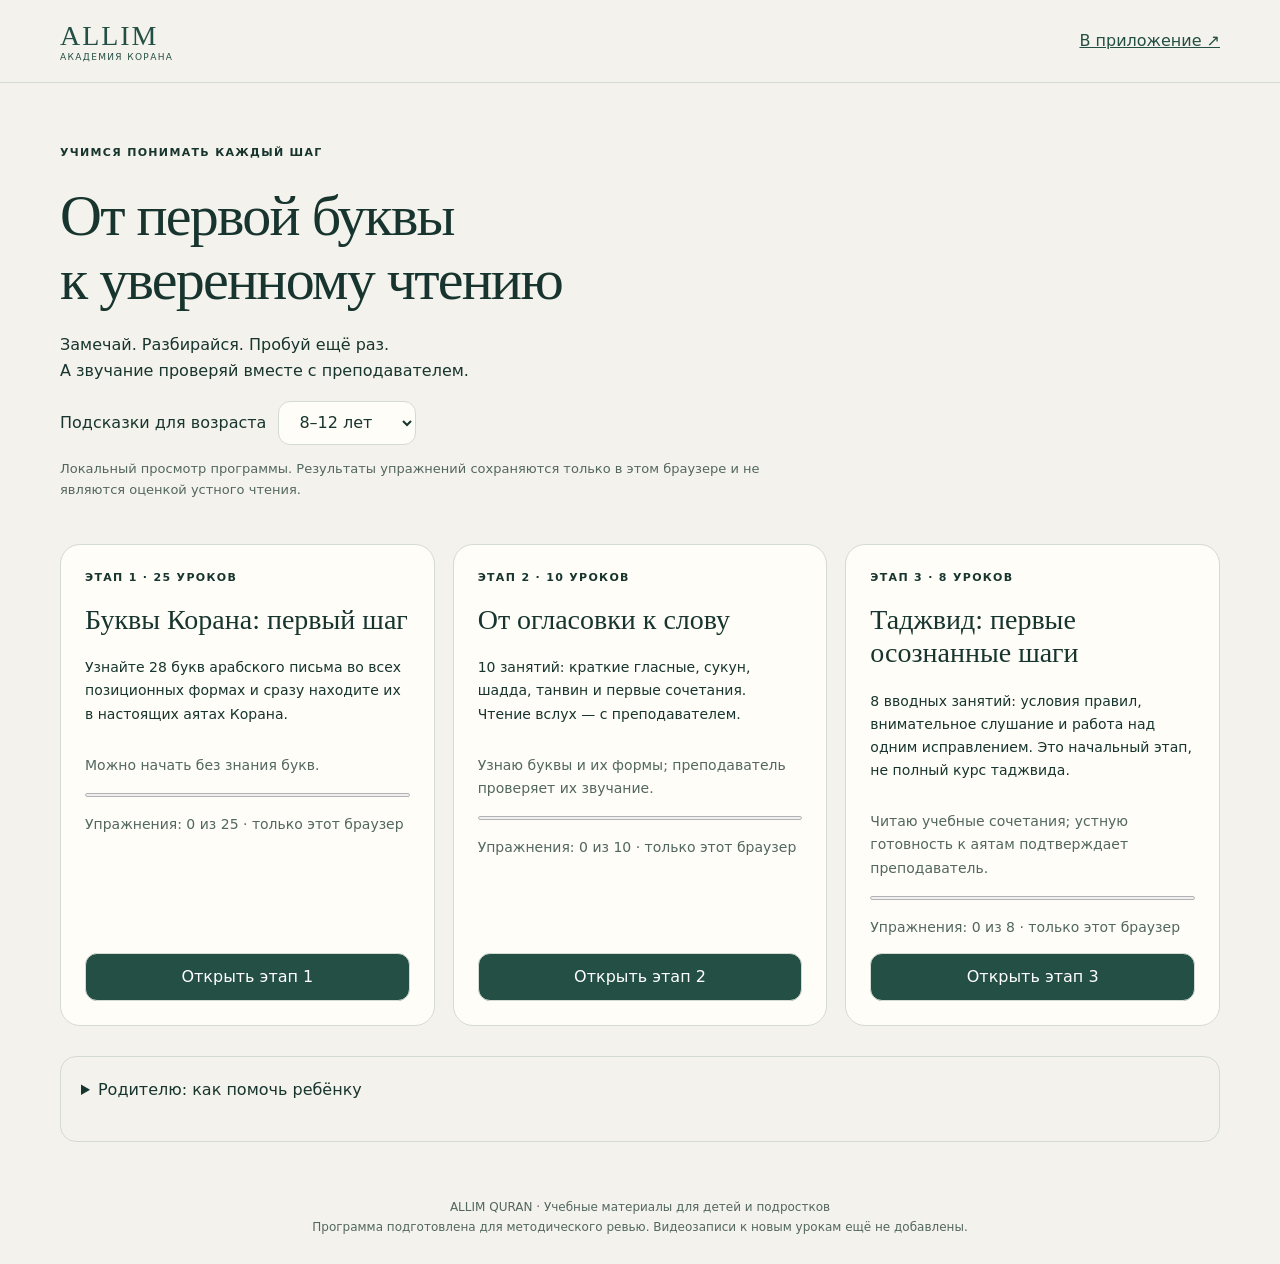
<file: companion-workspace/academy/youth_path/index.html>
<!doctype html><html lang="ru"><head><meta charset="utf-8"><meta name="viewport" content="width=device-width,initial-scale=1"><meta name="robots" content="noindex,nofollow"><title>ALLIM · Учимся читать Коран</title><link rel="stylesheet" href="preview.css"><script defer src="catalog.js"></script><script defer src="preview.js"></script></head><body>
<a class="skip" href="#main">К содержанию</a>
<header><a class="brand" href="#">ALLIM <small>АКАДЕМИЯ КОРАНА</small></a><a href="https://allimquran.com/learn?lang=ru">В приложение ↗</a></header>
<main id="main"><section class="hero"><span class="eyebrow">УЧИМСЯ ПОНИМАТЬ КАЖДЫЙ ШАГ</span><h1>От первой буквы<br>к уверенному чтению</h1><p>Замечай. Разбирайся. Пробуй ещё раз.<br>А звучание проверяй вместе с преподавателем.</p><div class="controls"><label>Подсказки для возраста <select id="age"><option value="kids">8–12 лет</option><option value="teens">13–17 лет</option></select></label><button id="continue" hidden>Продолжить</button></div><p class="note">Локальный просмотр программы. Результаты упражнений сохраняются только в этом браузере и не являются оценкой устного чтения.</p></section>
<section id="catalog" aria-label="Этапы обучения"></section>
<section id="workspace" hidden><nav id="lessons" aria-label="Уроки курса"></nav><article id="lesson" tabindex="-1"></article></section>
<p id="storage" role="status"></p>
<details class="parent"><summary>Родителю: как помочь ребёнку</summary><p>Начните с одного знакомого примера. Дайте ребёнку объяснить выбор и спокойно разобрать ошибку. Для первого короткого занятия достаточно одного задания и повторения с учителем. Увеличивайте объём по готовности, а не по счётчику.</p><p>Договоритесь с преподавателем об одном результате на занятие: различить буквы, применить знак или исправить конкретное место. Самостоятельный тест проверяет узнавание. Чтение вслух требует отдельной проверки.</p></details>
</main><footer>ALLIM QURAN · Учебные материалы для детей и подростков<br>Программа подготовлена для методического ревью. Видеозаписи к новым урокам ещё не добавлены.</footer></body></html>
</file>
<file: companion-workspace/academy/youth_path/preview.css>
:root{--paper:#f4f2ec;--surface:#fffdf8;--ink:#17352e;--muted:#52675f;--green:#244f45;--mint:#dfece7;--line:#d3dbd3;--gold:#b98e3d}*{box-sizing:border-box}body{margin:0;background:var(--paper);color:var(--ink);font:16px/1.65 system-ui,sans-serif}button,select{font:inherit}a{color:var(--green)}button,select{min-height:44px;border-radius:12px;padding:10px 16px;border:1px solid var(--line);background:var(--surface);color:var(--ink)}button{cursor:pointer}button:hover{background:var(--mint)}button:disabled{opacity:.65;cursor:default}:focus-visible{outline:3px solid var(--gold);outline-offset:4px}header{padding:20px max(24px,calc((100% - 1160px)/2));display:flex;align-items:center;justify-content:space-between;border-bottom:1px solid var(--line);gap:20px}.brand{font:28px Georgia,serif;letter-spacing:.07em;text-decoration:none}.brand small{display:block;font:9px system-ui,sans-serif;letter-spacing:.15em}main{max-width:1208px;margin:auto;padding:0 24px}.hero{padding:55px 0 30px}.eyebrow{font-size:11px;letter-spacing:.12em;font-weight:700}h1{font:clamp(34px,5vw,58px)/1.1 Georgia,serif;letter-spacing:-.03em;margin:20px 0}h2{font:32px/1.2 Georgia,serif}h3{font-size:19px;margin-top:28px}p{max-width:75ch}.controls{display:flex;gap:18px;align-items:center;flex-wrap:wrap}.controls label{display:flex;gap:12px;align-items:center;flex-wrap:wrap}.note{font-size:13px;color:var(--muted);max-width:85ch}#catalog{display:grid;grid-template-columns:repeat(3,1fr);gap:18px}.card{background:var(--surface);border:1px solid var(--line);border-radius:20px;padding:24px;display:flex;flex-direction:column;align-items:flex-start}.card h2{font-size:28px;margin:16px 0 6px}.card p{font-size:14px}.card button{margin-top:auto;background:var(--green);color:white;width:100%}.card button:hover{background:#376b5e}.count{font-size:12px;color:var(--muted)}#workspace{display:grid;grid-template-columns:280px minmax(0,1fr);gap:28px;margin-top:36px}[hidden]{display:none!important}#lessons{align-self:start;max-height:80vh;overflow:auto;position:sticky;top:16px}#lessons h3{font-size:14px}#lessons button{display:block;width:100%;text-align:start;font-size:13px;margin:6px 0}#lessons button[aria-current]{background:var(--green);color:#fff}article{background:var(--surface);padding:32px;border:1px solid var(--line);border-radius:22px;min-width:0;overflow-wrap:anywhere}.arabic{font:36px/2.1 'Times New Roman',serif;text-align:center;background:var(--mint);padding:16px;border-radius:14px}.table-scroll{overflow:auto}table{border-collapse:collapse;width:100%;font-size:15px}td,th{border:1px solid var(--line);padding:8px;white-space:nowrap;text-align:center}td:not(:last-child){font-size:23px}blockquote{border-inline-start:3px solid var(--gold);margin-inline:0;padding-inline:16px}.coach{padding:18px;background:var(--mint);border-radius:12px}.quiz{border-top:1px solid var(--line);margin-top:32px}.quiz fieldset{border:0;padding:0;margin:20px 0}.quiz legend{font-weight:650}.quiz label{display:flex;align-items:center;gap:12px;border:1px solid var(--line);padding:12px;margin:8px 0;border-radius:12px;min-height:48px;cursor:pointer}.quiz input{width:20px;height:20px;flex-shrink:0}.feedback{padding:12px;border-inline-start:3px solid var(--gold)}.actions{display:flex;flex-wrap:wrap;gap:12px;margin-top:20px}.parent{margin:30px 0;padding:20px;border:1px solid var(--line);border-radius:16px}.parent summary{cursor:pointer;min-height:44px}footer{padding:26px;text-align:center;color:var(--muted);font-size:12px}.skip{position:absolute;top:-80px}.skip:focus{top:8px;background:white;padding:12px;z-index:2}progress{width:100%;height:8px;accent-color:var(--green)}@media(max-width:800px){#catalog{grid-template-columns:1fr}#workspace{grid-template-columns:1fr}#lessons{position:static;max-height:230px}article{padding:20px}.hero{padding-top:36px}header{padding:16px 20px}main{padding:0 16px}h2{font-size:28px}}@media(prefers-reduced-motion:no-preference){button{transition:background .15s}}
</file>
